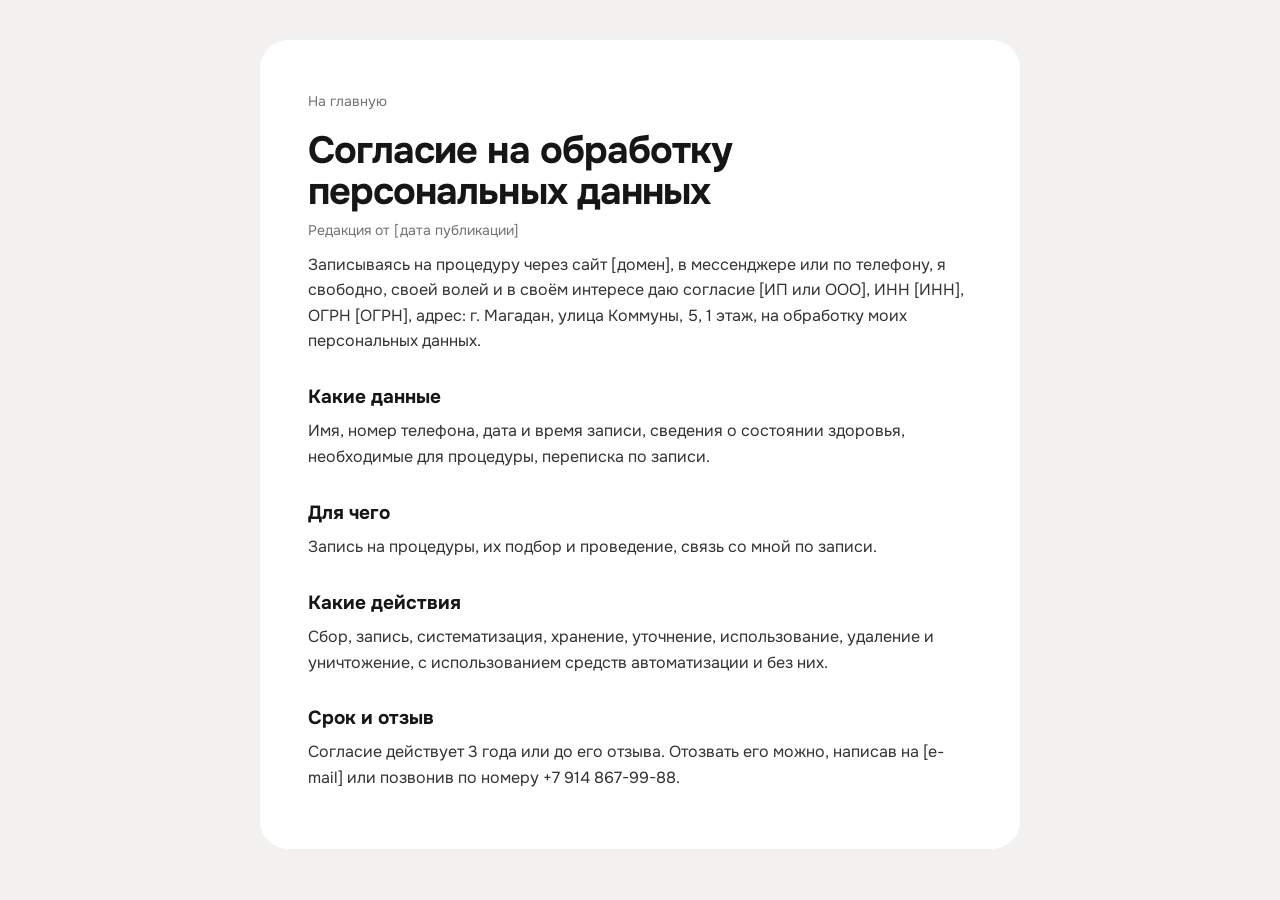
<file: consent.html>
<!doctype html>
<html lang="ru">
<head>
<meta charset="utf-8">
<meta name="viewport" content="width=device-width, initial-scale=1">
<meta name="robots" content="noindex, nofollow">
<title>Согласие на обработку персональных данных | Balayage</title>
<link rel="icon" href="data:image/svg+xml,%3Csvg xmlns='http://www.w3.org/2000/svg' viewBox='0 0 32 32'%3E%3Crect width='32' height='32' rx='16' fill='%23b39b86'/%3E%3Ctext x='16' y='22' text-anchor='middle' font-family='Georgia' font-size='17' fill='%23ffffff'%3EB%3C/text%3E%3C/svg%3E">
<link rel="stylesheet" href="https://fonts.googleapis.com/css2?family=Onest:wght@400;600;700&display=swap">
<link rel="stylesheet" href="doc.css">
</head>
<body>
<main class="doc">
  <a class="back" href="index.html">На главную</a>
  <h1>Согласие на обработку персональных данных</h1>
  <p class="upd">Редакция от [дата публикации]</p>

  <p>Записываясь на процедуру через сайт [домен], в мессенджере или по телефону, я свободно, своей волей и в своём
  интересе даю согласие [ИП или ООО], ИНН [ИНН], ОГРН [ОГРН], адрес:
  г. Магадан, улица Коммуны, 5, 1 этаж, на обработку моих персональных данных.</p>

  <h2>Какие данные</h2>
  <p>Имя, номер телефона, дата и время записи, сведения о состоянии здоровья, необходимые для процедуры, переписка по записи.</p>

  <h2>Для чего</h2>
  <p>Запись на процедуры, их подбор и проведение, связь со мной по записи.</p>

  <h2>Какие действия</h2>
  <p>Сбор, запись, систематизация, хранение, уточнение, использование, 
  удаление и уничтожение, с использованием средств автоматизации и без них.</p>

  <h2>Срок и отзыв</h2>
  <p>Согласие действует 3 года или до его отзыва. Отозвать его можно, написав на [e-mail] или позвонив
  по номеру +7 914 867-99-88.</p>
</main>
</body>
</html>
</file>
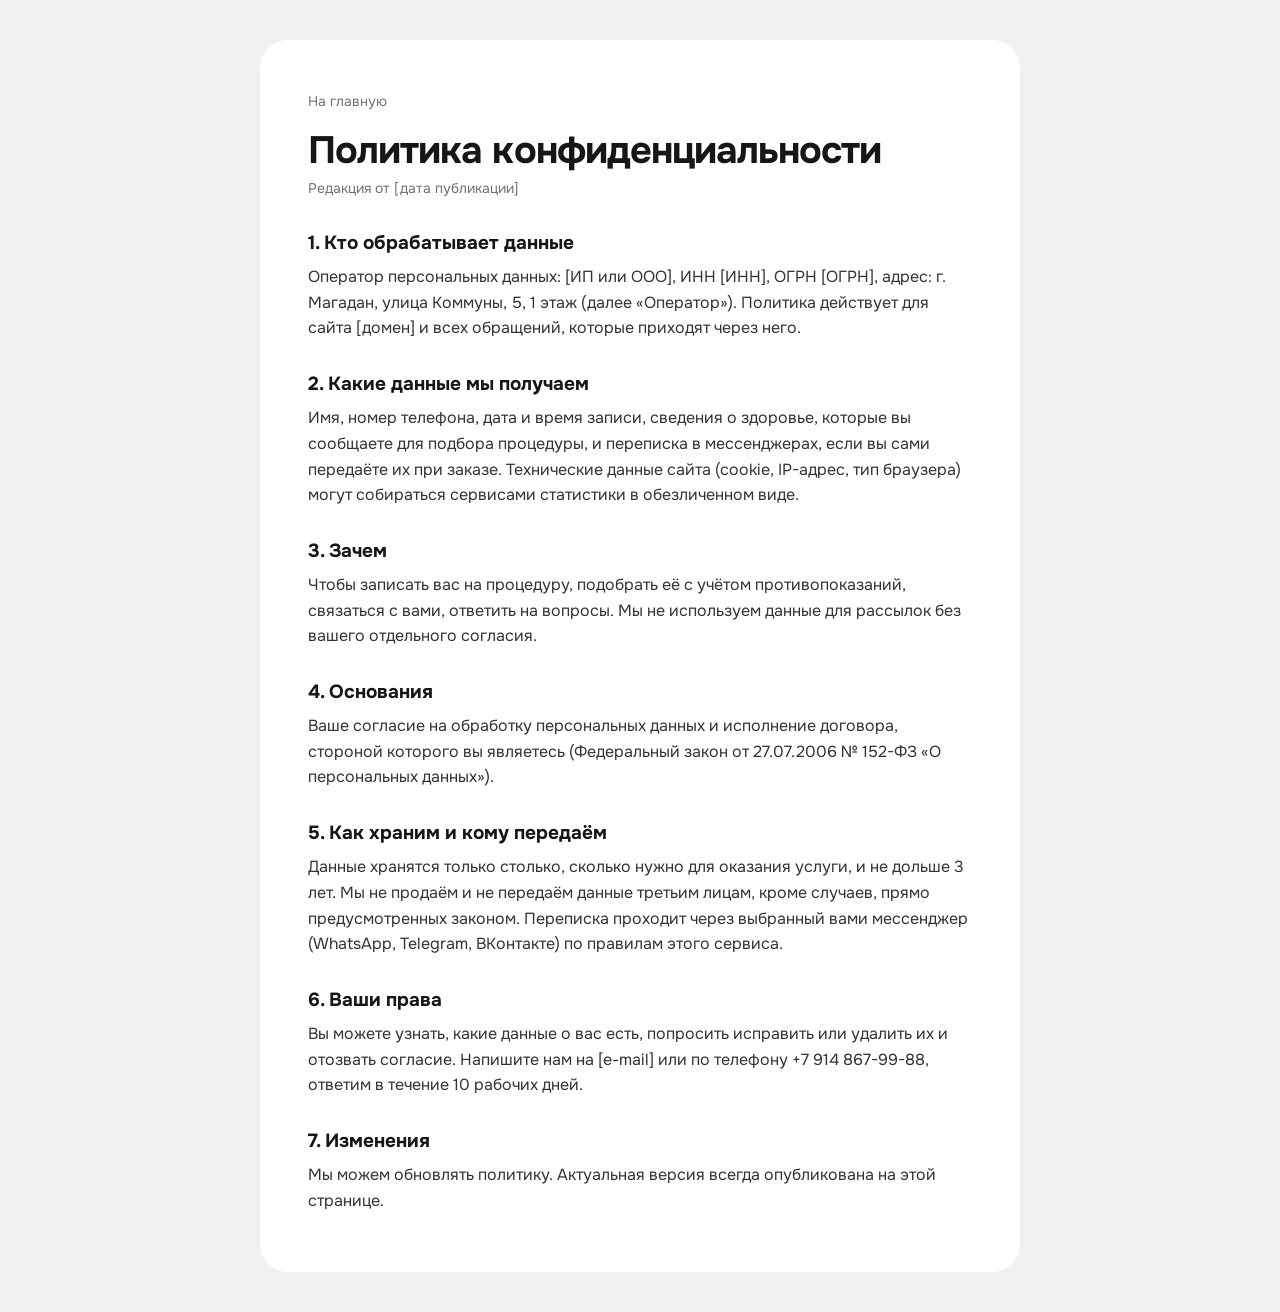
<file: privacy.html>
<!doctype html>
<html lang="ru">
<head>
<meta charset="utf-8">
<meta name="viewport" content="width=device-width, initial-scale=1">
<meta name="robots" content="noindex, nofollow">
<title>Политика конфиденциальности | Balayage</title>
<link rel="icon" href="data:image/svg+xml,%3Csvg xmlns='http://www.w3.org/2000/svg' viewBox='0 0 32 32'%3E%3Crect width='32' height='32' rx='16' fill='%23b39b86'/%3E%3Ctext x='16' y='22' text-anchor='middle' font-family='Georgia' font-size='17' fill='%23ffffff'%3EB%3C/text%3E%3C/svg%3E">
<link rel="stylesheet" href="https://fonts.googleapis.com/css2?family=Onest:wght@400;600;700&display=swap">
<link rel="stylesheet" href="doc.css">
</head>
<body>
<main class="doc">
  <a class="back" href="index.html">На главную</a>
  <h1>Политика конфиденциальности</h1>
  <p class="upd">Редакция от [дата публикации]</p>

  <h2>1. Кто обрабатывает данные</h2>
  <p>Оператор персональных данных: [ИП или ООО], ИНН [ИНН], ОГРН [ОГРН],
  адрес: г. Магадан, улица Коммуны, 5, 1 этаж (далее «Оператор»). Политика действует для сайта [домен] и всех
  обращений, которые приходят через него.</p>

  <h2>2. Какие данные мы получаем</h2>
  <p>Имя, номер телефона, дата и время записи, сведения о здоровье, которые вы сообщаете для подбора процедуры, и переписка в
  мессенджерах, если вы сами передаёте их при заказе. Технические данные сайта (cookie, IP-адрес, тип
  браузера) могут собираться сервисами статистики в обезличенном виде.</p>

  <h2>3. Зачем</h2>
  <p>Чтобы записать вас на процедуру, подобрать её с учётом противопоказаний, связаться с вами,
  ответить на вопросы. Мы не используем данные для рассылок без вашего отдельного согласия.</p>

  <h2>4. Основания</h2>
  <p>Ваше согласие на обработку персональных данных и исполнение договора, стороной которого вы являетесь
  (Федеральный закон от 27.07.2006 № 152-ФЗ «О персональных данных»).</p>

  <h2>5. Как храним и кому передаём</h2>
  <p>Данные хранятся только столько, сколько нужно для оказания услуги, и не дольше 3 лет. Мы не продаём
  и не передаём данные третьим лицам, кроме случаев, прямо
  предусмотренных законом. Переписка проходит через выбранный вами мессенджер (WhatsApp, Telegram,
  ВКонтакте) по правилам этого сервиса.</p>

  <h2>6. Ваши права</h2>
  <p>Вы можете узнать, какие данные о вас есть, попросить исправить или удалить их и отозвать согласие.
  Напишите нам на [e-mail] или по телефону +7 914 867-99-88, ответим в течение 10 рабочих дней.</p>

  <h2>7. Изменения</h2>
  <p>Мы можем обновлять политику. Актуальная версия всегда опубликована на этой странице.</p>
</main>
</body>
</html>
</file>
<file: doc.css>
:root { --page: #f2f1ef; --card: #fff; --ink: #161616; --muted: #727272; --accent: #8a6f5a }
* { box-sizing: border-box }
body { margin: 0; background: var(--page); color: var(--ink); font: 400 16px/1.6 "Onest", system-ui, sans-serif; padding: 16px }
.doc { max-width: 760px; margin: 24px auto; background: var(--card); border-radius: 28px; padding: clamp(24px, 5vw, 48px) }
.back { color: var(--muted); text-decoration: none; font-size: 14px }
.back:hover { color: var(--ink) }
h1 { font-size: clamp(28px, 4vw, 38px); letter-spacing: -0.025em; line-height: 1.1; margin: 16px 0 6px }
h2 { font-size: 19px; margin: 28px 0 6px }
p { margin: 0 0 10px; color: #333 }
.upd { color: var(--muted); font-size: 14px }
</file>
